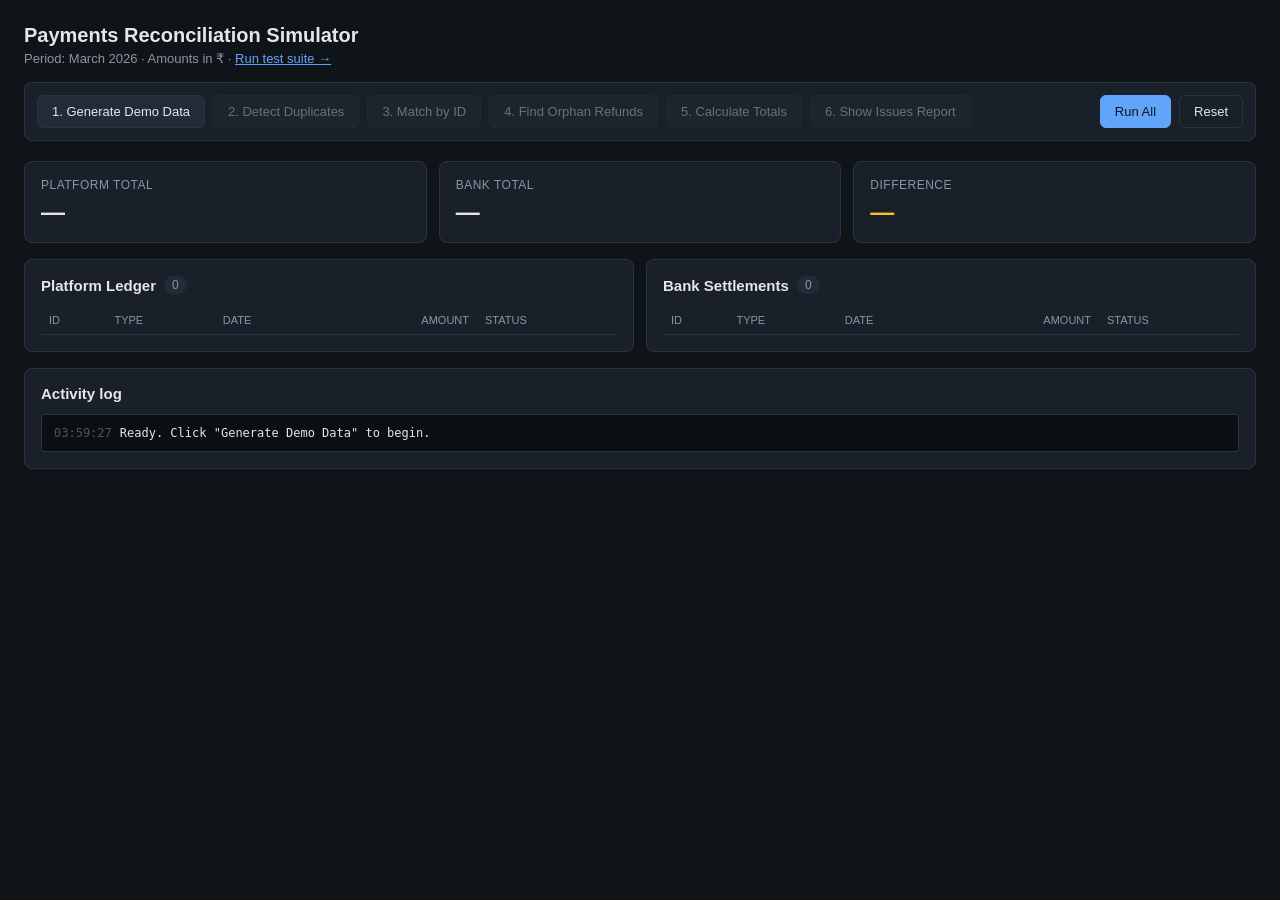
<file: index.html>
<!DOCTYPE html>
<html lang="en">
<head>
  <meta charset="UTF-8" />
  <title>Payments Reconciliation Simulator</title>
  <link rel="stylesheet" href="styles.css" />
</head>
<body>
  <header>
    <h1>Payments Reconciliation Simulator</h1>
    <div class="period">Period: March 2026 · Amounts in ₹ · <a href="tests.html" style="color:#60a5fa">Run test suite →</a></div>
  </header>

  <section class="controls">
    <button id="btnGenerate">1. Generate Demo Data</button>
    <button id="btnDuplicates" disabled>2. Detect Duplicates</button>
    <button id="btnMatch" disabled>3. Match by ID</button>
    <button id="btnOrphans" disabled>4. Find Orphan Refunds</button>
    <button id="btnTotals" disabled>5. Calculate Totals</button>
    <button id="btnIssues" disabled>6. Show Issues Report</button>
    <span class="spacer"></span>
    <button id="btnRunAll" class="primary">Run All</button>
    <button id="btnReset" class="ghost">Reset</button>
  </section>

  <section class="totals">
    <div class="card">
      <div class="label">Platform total</div>
      <div class="value" id="platformTotal">—</div>
    </div>
    <div class="card">
      <div class="label">Bank total</div>
      <div class="value" id="bankTotal">—</div>
    </div>
    <div class="card diff">
      <div class="label">Difference</div>
      <div class="value" id="diffTotal">—</div>
    </div>
  </section>

  <section class="issues-panel" id="issuesPanel" hidden>
    <h2>Issues detected</h2>
    <div id="issuesList"></div>
  </section>

  <section class="data-columns">
    <div class="panel">
      <h2>
        Platform Ledger
        <span class="count" id="platformCount">0</span>
      </h2>
      <table class="txn-table">
        <thead>
          <tr>
            <th>ID</th><th>Type</th><th>Date</th>
            <th class="amount">Amount</th><th>Status</th>
          </tr>
        </thead>
        <tbody id="platformTableBody"></tbody>
      </table>
    </div>

    <div class="panel">
      <h2>
        Bank Settlements
        <span class="count" id="bankCount">0</span>
      </h2>
      <table class="txn-table">
        <thead>
          <tr>
            <th>ID</th><th>Type</th><th>Date</th>
            <th class="amount">Amount</th><th>Status</th>
          </tr>
        </thead>
        <tbody id="bankTableBody"></tbody>
      </table>
    </div>
  </section>

  <section class="log-panel">
    <h2>Activity log</h2>
    <div id="activityLog" class="log"></div>
  </section>

  <script src="data.js"></script>
  <script src="reconcile.js"></script>
  <script src="ui.js"></script>
  <script src="app.js"></script>
</body>
</html>
</file>
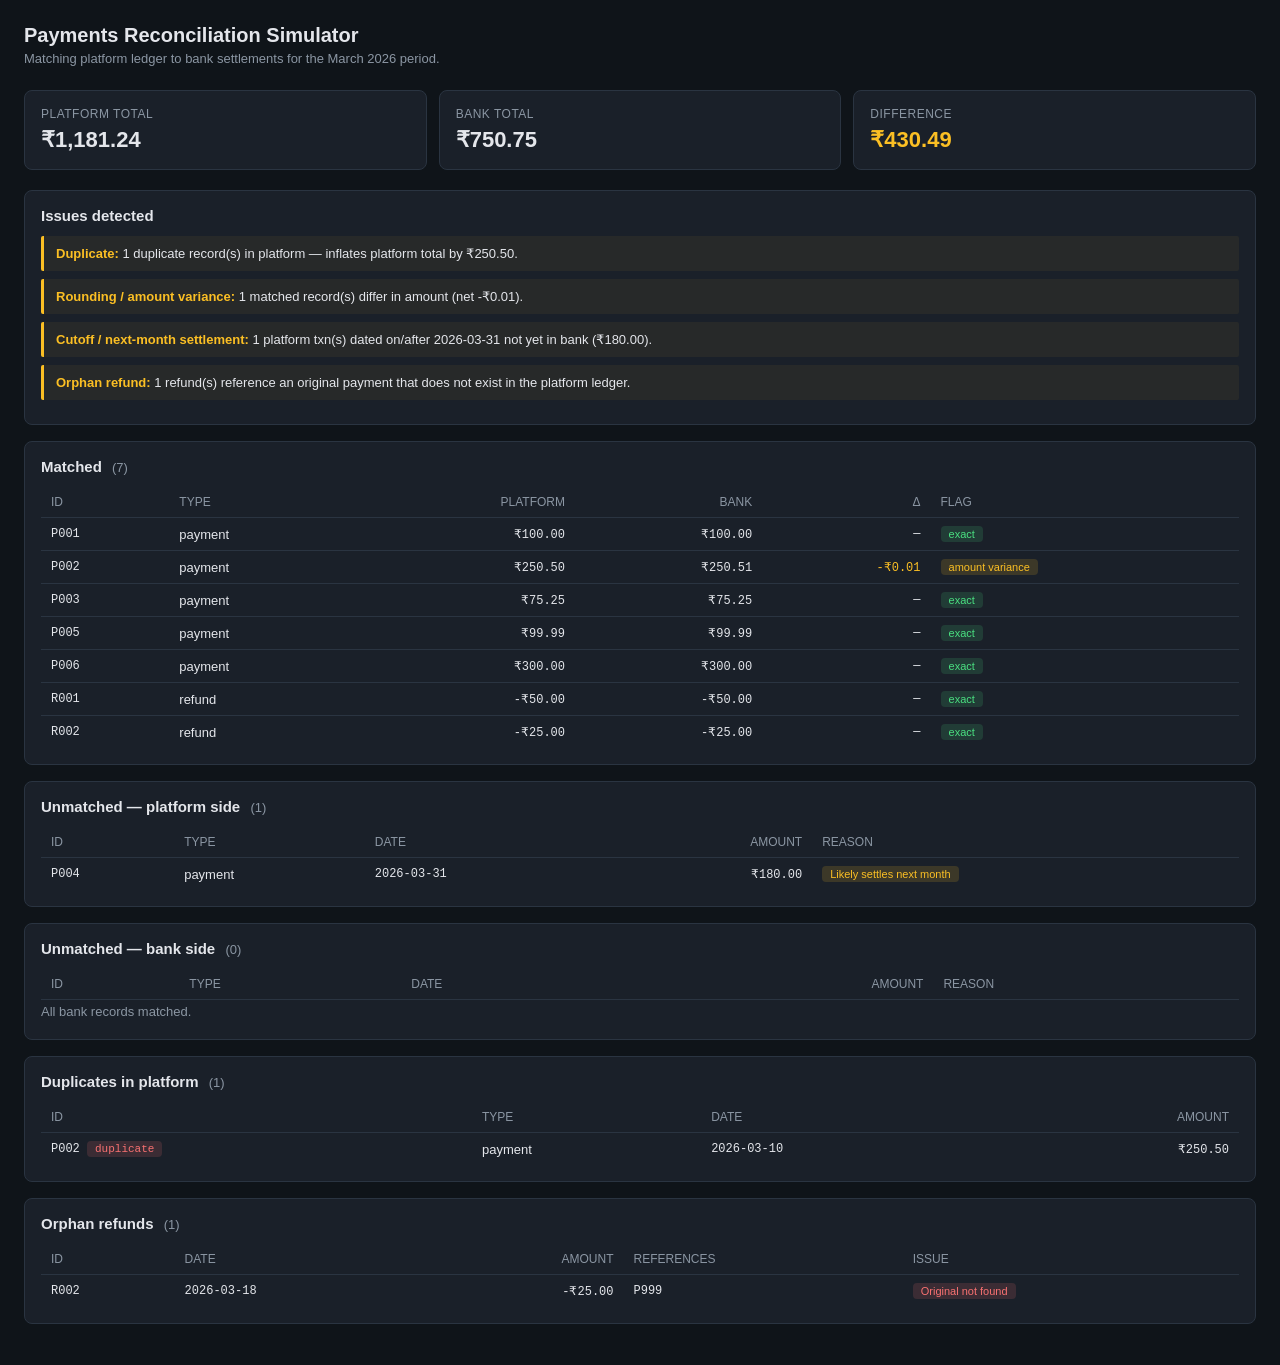
<file: reconciliation.html>
<!DOCTYPE html>
<html lang="en">
<head>
<meta charset="UTF-8" />
<title>Payments Reconciliation Simulator</title>
<style>
  :root {
    --bg: #0f1419;
    --panel: #1a2029;
    --border: #2a3441;
    --text: #e4e6eb;
    --muted: #8b96a3;
    --ok: #4ade80;
    --warn: #fbbf24;
    --bad: #f87171;
    --accent: #60a5fa;
  }
  * { box-sizing: border-box; }
  body {
    margin: 0;
    font-family: -apple-system, BlinkMacSystemFont, "Segoe UI", sans-serif;
    background: var(--bg);
    color: var(--text);
    padding: 24px;
  }
  h1 { margin: 0 0 4px 0; font-size: 20px; }
  .sub { color: var(--muted); margin-bottom: 24px; font-size: 13px; }
  .grid-totals {
    display: grid;
    grid-template-columns: repeat(3, 1fr);
    gap: 12px;
    margin-bottom: 20px;
  }
  .card {
    background: var(--panel);
    border: 1px solid var(--border);
    border-radius: 8px;
    padding: 16px;
  }
  .card .label { font-size: 12px; color: var(--muted); text-transform: uppercase; letter-spacing: 0.5px; }
  .card .value { font-size: 22px; font-weight: 600; margin-top: 6px; }
  .card.diff .value { color: var(--warn); }
  .section {
    background: var(--panel);
    border: 1px solid var(--border);
    border-radius: 8px;
    padding: 16px;
    margin-bottom: 16px;
  }
  .section h2 { margin: 0 0 12px 0; font-size: 15px; }
  .section h2 .count {
    color: var(--muted);
    font-weight: 400;
    font-size: 13px;
    margin-left: 6px;
  }
  table {
    width: 100%;
    border-collapse: collapse;
    font-size: 13px;
  }
  th, td {
    text-align: left;
    padding: 8px 10px;
    border-bottom: 1px solid var(--border);
  }
  th { color: var(--muted); font-weight: 500; font-size: 12px; text-transform: uppercase; }
  tr:last-child td { border-bottom: none; }
  .tag {
    display: inline-block;
    padding: 2px 8px;
    border-radius: 4px;
    font-size: 11px;
    font-weight: 500;
  }
  .tag.ok { background: rgba(74, 222, 128, 0.15); color: var(--ok); }
  .tag.warn { background: rgba(251, 191, 36, 0.15); color: var(--warn); }
  .tag.bad { background: rgba(248, 113, 113, 0.15); color: var(--bad); }
  .tag.muted { background: rgba(139, 150, 163, 0.15); color: var(--muted); }
  .issue {
    padding: 10px 12px;
    border-left: 3px solid var(--warn);
    background: rgba(251, 191, 36, 0.06);
    margin-bottom: 8px;
    font-size: 13px;
    border-radius: 2px;
  }
  .issue strong { color: var(--warn); }
  .mono { font-family: ui-monospace, "SF Mono", Consolas, monospace; font-size: 12px; }
  .empty { color: var(--muted); font-size: 13px; padding: 4px 0; }
  .amount { text-align: right; font-variant-numeric: tabular-nums; }
  .delta-cell { color: var(--warn); font-weight: 500; }
</style>
</head>
<body>

<h1>Payments Reconciliation Simulator</h1>
<div class="sub">Matching platform ledger to bank settlements for the March 2026 period.</div>

<div class="grid-totals">
  <div class="card"><div class="label">Platform total</div><div class="value" id="platformTotal">-</div></div>
  <div class="card"><div class="label">Bank total</div><div class="value" id="bankTotal">-</div></div>
  <div class="card diff"><div class="label">Difference</div><div class="value" id="diffTotal">-</div></div>
</div>

<div class="section">
  <h2>Issues detected</h2>
  <div id="issues"></div>
</div>

<div class="section">
  <h2>Matched <span class="count" id="matchedCount"></span></h2>
  <table id="matchedTable">
    <thead>
      <tr>
        <th>ID</th><th>Type</th><th class="amount">Platform</th><th class="amount">Bank</th><th class="amount">Δ</th><th>Flag</th>
      </tr>
    </thead>
    <tbody></tbody>
  </table>
</div>

<div class="section">
  <h2>Unmatched — platform side <span class="count" id="unmatchedPlatformCount"></span></h2>
  <table id="unmatchedPlatformTable">
    <thead><tr><th>ID</th><th>Type</th><th>Date</th><th class="amount">Amount</th><th>Reason</th></tr></thead>
    <tbody></tbody>
  </table>
</div>

<div class="section">
  <h2>Unmatched — bank side <span class="count" id="unmatchedBankCount"></span></h2>
  <table id="unmatchedBankTable">
    <thead><tr><th>ID</th><th>Type</th><th>Date</th><th class="amount">Amount</th><th>Reason</th></tr></thead>
    <tbody></tbody>
  </table>
</div>

<div class="section">
  <h2>Duplicates in platform <span class="count" id="dupeCount"></span></h2>
  <table id="dupeTable">
    <thead><tr><th>ID</th><th>Type</th><th>Date</th><th class="amount">Amount</th></tr></thead>
    <tbody></tbody>
  </table>
</div>

<div class="section">
  <h2>Orphan refunds <span class="count" id="orphanCount"></span></h2>
  <table id="orphanTable">
    <thead><tr><th>ID</th><th>Date</th><th class="amount">Amount</th><th>References</th><th>Issue</th></tr></thead>
    <tbody></tbody>
  </table>
</div>

<script>
// ---- Seed data ----------------------------------------------------------

const platform = [
  { id: 'P001', amount: 100.00, date: '2026-03-05', type: 'payment' },
  { id: 'P002', amount: 250.50, date: '2026-03-10', type: 'payment' },
  { id: 'P003', amount: 75.25,  date: '2026-03-12', type: 'payment' },
  { id: 'P004', amount: 180.00, date: '2026-03-31', type: 'payment' }, // settles in April
  { id: 'P005', amount: 99.99,  date: '2026-03-22', type: 'payment' },
  { id: 'P006', amount: 300.00, date: '2026-03-25', type: 'payment' },
  { id: 'R001', amount: 50.00,  date: '2026-03-15', type: 'refund', refOriginalId: 'P003' },
  { id: 'R002', amount: 25.00,  date: '2026-03-18', type: 'refund', refOriginalId: 'P999' }, // orphan
  { id: 'P002', amount: 250.50, date: '2026-03-10', type: 'payment' }, // duplicate
];

const bank = [
  { id: 'P001', amount: 100.00, date: '2026-03-07', type: 'payment' },
  { id: 'P002', amount: 250.51, date: '2026-03-12', type: 'payment' }, // rounding diff
  { id: 'P003', amount: 75.25,  date: '2026-03-14', type: 'payment' },
  // P004 missing — settles next month
  { id: 'P005', amount: 99.99,  date: '2026-03-24', type: 'payment' },
  { id: 'P006', amount: 300.00, date: '2026-03-27', type: 'payment' },
  { id: 'R001', amount: -50.00, date: '2026-03-17', type: 'refund' },
  { id: 'R002', amount: -25.00, date: '2026-03-20', type: 'refund' },
];

// ---- Helpers ------------------------------------------------------------

const fmt = n => (n < 0 ? '-' : '') + '₹' + Math.abs(n).toLocaleString('en-IN', { minimumFractionDigits: 2, maximumFractionDigits: 2 });
const signed = (row) => row.type === 'refund' && row.amount > 0 ? -row.amount : row.amount;

// ---- Totals -------------------------------------------------------------

const platformTotal = platform.reduce((s, r) => s + signed(r), 0);
const bankTotal = bank.reduce((s, r) => s + r.amount, 0);
const diff = platformTotal - bankTotal;

document.getElementById('platformTotal').textContent = fmt(platformTotal);
document.getElementById('bankTotal').textContent = fmt(bankTotal);
document.getElementById('diffTotal').textContent = fmt(diff);

// ---- Duplicate detection ------------------------------------------------

const seen = new Map();
const duplicates = [];
const platformDeduped = [];
for (const row of platform) {
  if (seen.has(row.id)) {
    duplicates.push(row);
  } else {
    seen.set(row.id, row);
    platformDeduped.push(row);
  }
}

// ---- Matching by id -----------------------------------------------------

const bankById = new Map(bank.map(r => [r.id, r]));
const matched = [];
const unmatchedPlatform = [];

for (const p of platformDeduped) {
  const b = bankById.get(p.id);
  if (b) {
    const pAmt = signed(p);
    const delta = +(pAmt - b.amount).toFixed(2);
    matched.push({ p, b, pAmt, bAmt: b.amount, delta });
    bankById.delete(p.id);
  } else {
    unmatchedPlatform.push(p);
  }
}
const unmatchedBank = Array.from(bankById.values());

// ---- Orphan refunds -----------------------------------------------------

const paymentIds = new Set(platformDeduped.filter(r => r.type === 'payment').map(r => r.id));
const orphanRefunds = platformDeduped.filter(
  r => r.type === 'refund' && !paymentIds.has(r.refOriginalId)
);

// ---- Period classification for unmatched -------------------------------

const PERIOD_END = '2026-03-31';
function classifyUnmatchedPlatform(r) {
  if (r.date > PERIOD_END || r.date === PERIOD_END) return 'Likely settles next month';
  return 'Missing from bank';
}

// ---- Issues summary -----------------------------------------------------

const issues = [];
if (duplicates.length) {
  issues.push(`<strong>Duplicate:</strong> ${duplicates.length} duplicate record(s) in platform — inflates platform total by ${fmt(duplicates.reduce((s,r)=>s+signed(r),0))}.`);
}
const roundingBreaks = matched.filter(m => m.delta !== 0);
if (roundingBreaks.length) {
  const total = roundingBreaks.reduce((s,m)=>s+m.delta,0);
  issues.push(`<strong>Rounding / amount variance:</strong> ${roundingBreaks.length} matched record(s) differ in amount (net ${fmt(total)}).`);
}
const nextMonth = unmatchedPlatform.filter(r => r.date >= PERIOD_END);
if (nextMonth.length) {
  issues.push(`<strong>Cutoff / next-month settlement:</strong> ${nextMonth.length} platform txn(s) dated on/after ${PERIOD_END} not yet in bank (${fmt(nextMonth.reduce((s,r)=>s+signed(r),0))}).`);
}
if (orphanRefunds.length) {
  issues.push(`<strong>Orphan refund:</strong> ${orphanRefunds.length} refund(s) reference an original payment that does not exist in the platform ledger.`);
}
if (unmatchedBank.length) {
  issues.push(`<strong>Bank-only:</strong> ${unmatchedBank.length} bank record(s) have no platform counterpart.`);
}

document.getElementById('issues').innerHTML = issues.length
  ? issues.map(i => `<div class="issue">${i}</div>`).join('')
  : '<div class="empty">No issues detected.</div>';

// ---- Render tables ------------------------------------------------------

function renderRows(tbodySel, rows, emptyMsg, rowFn) {
  const tbody = document.querySelector(tbodySel + ' tbody');
  if (!rows.length) {
    tbody.innerHTML = `<tr><td colspan="6" class="empty">${emptyMsg}</td></tr>`;
    return;
  }
  tbody.innerHTML = rows.map(rowFn).join('');
}

document.getElementById('matchedCount').textContent = `(${matched.length})`;
renderRows('#matchedTable', matched, 'No matches.', m => {
  const flag = m.delta === 0
    ? '<span class="tag ok">exact</span>'
    : '<span class="tag warn">amount variance</span>';
  return `<tr>
    <td class="mono">${m.p.id}</td>
    <td>${m.p.type}</td>
    <td class="amount mono">${fmt(m.pAmt)}</td>
    <td class="amount mono">${fmt(m.bAmt)}</td>
    <td class="amount mono ${m.delta !== 0 ? 'delta-cell' : ''}">${m.delta === 0 ? '—' : fmt(m.delta)}</td>
    <td>${flag}</td>
  </tr>`;
});

document.getElementById('unmatchedPlatformCount').textContent = `(${unmatchedPlatform.length})`;
renderRows('#unmatchedPlatformTable', unmatchedPlatform, 'All platform records matched.', r => `<tr>
  <td class="mono">${r.id}</td>
  <td>${r.type}</td>
  <td class="mono">${r.date}</td>
  <td class="amount mono">${fmt(signed(r))}</td>
  <td><span class="tag warn">${classifyUnmatchedPlatform(r)}</span></td>
</tr>`);

document.getElementById('unmatchedBankCount').textContent = `(${unmatchedBank.length})`;
renderRows('#unmatchedBankTable', unmatchedBank, 'All bank records matched.', r => `<tr>
  <td class="mono">${r.id}</td>
  <td>${r.type}</td>
  <td class="mono">${r.date}</td>
  <td class="amount mono">${fmt(r.amount)}</td>
  <td><span class="tag bad">No platform record</span></td>
</tr>`);

document.getElementById('dupeCount').textContent = `(${duplicates.length})`;
renderRows('#dupeTable', duplicates, 'No duplicates.', r => `<tr>
  <td class="mono">${r.id} <span class="tag bad">duplicate</span></td>
  <td>${r.type}</td>
  <td class="mono">${r.date}</td>
  <td class="amount mono">${fmt(signed(r))}</td>
</tr>`);

document.getElementById('orphanCount').textContent = `(${orphanRefunds.length})`;
renderRows('#orphanTable', orphanRefunds, 'No orphan refunds.', r => `<tr>
  <td class="mono">${r.id}</td>
  <td class="mono">${r.date}</td>
  <td class="amount mono">${fmt(-r.amount)}</td>
  <td class="mono">${r.refOriginalId}</td>
  <td><span class="tag bad">Original not found</span></td>
</tr>`);
</script>
</body>
</html>
</file>
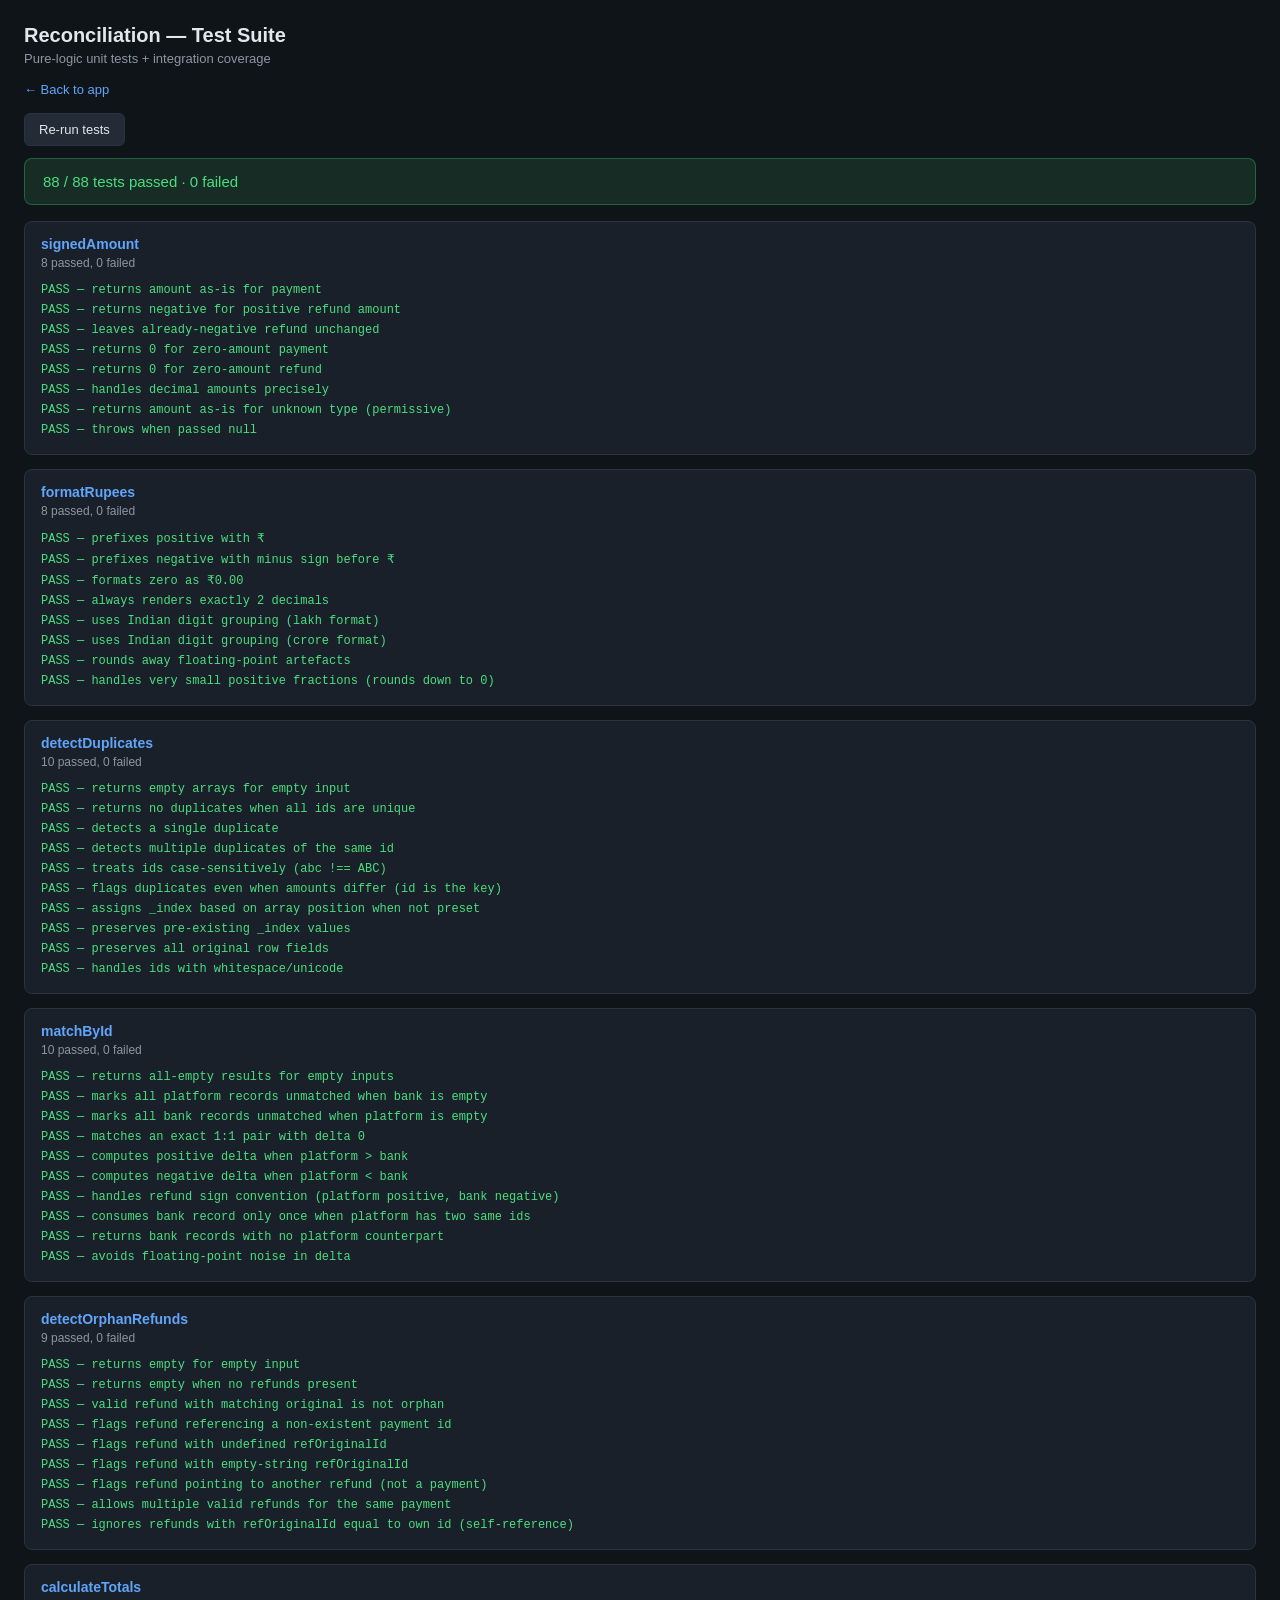
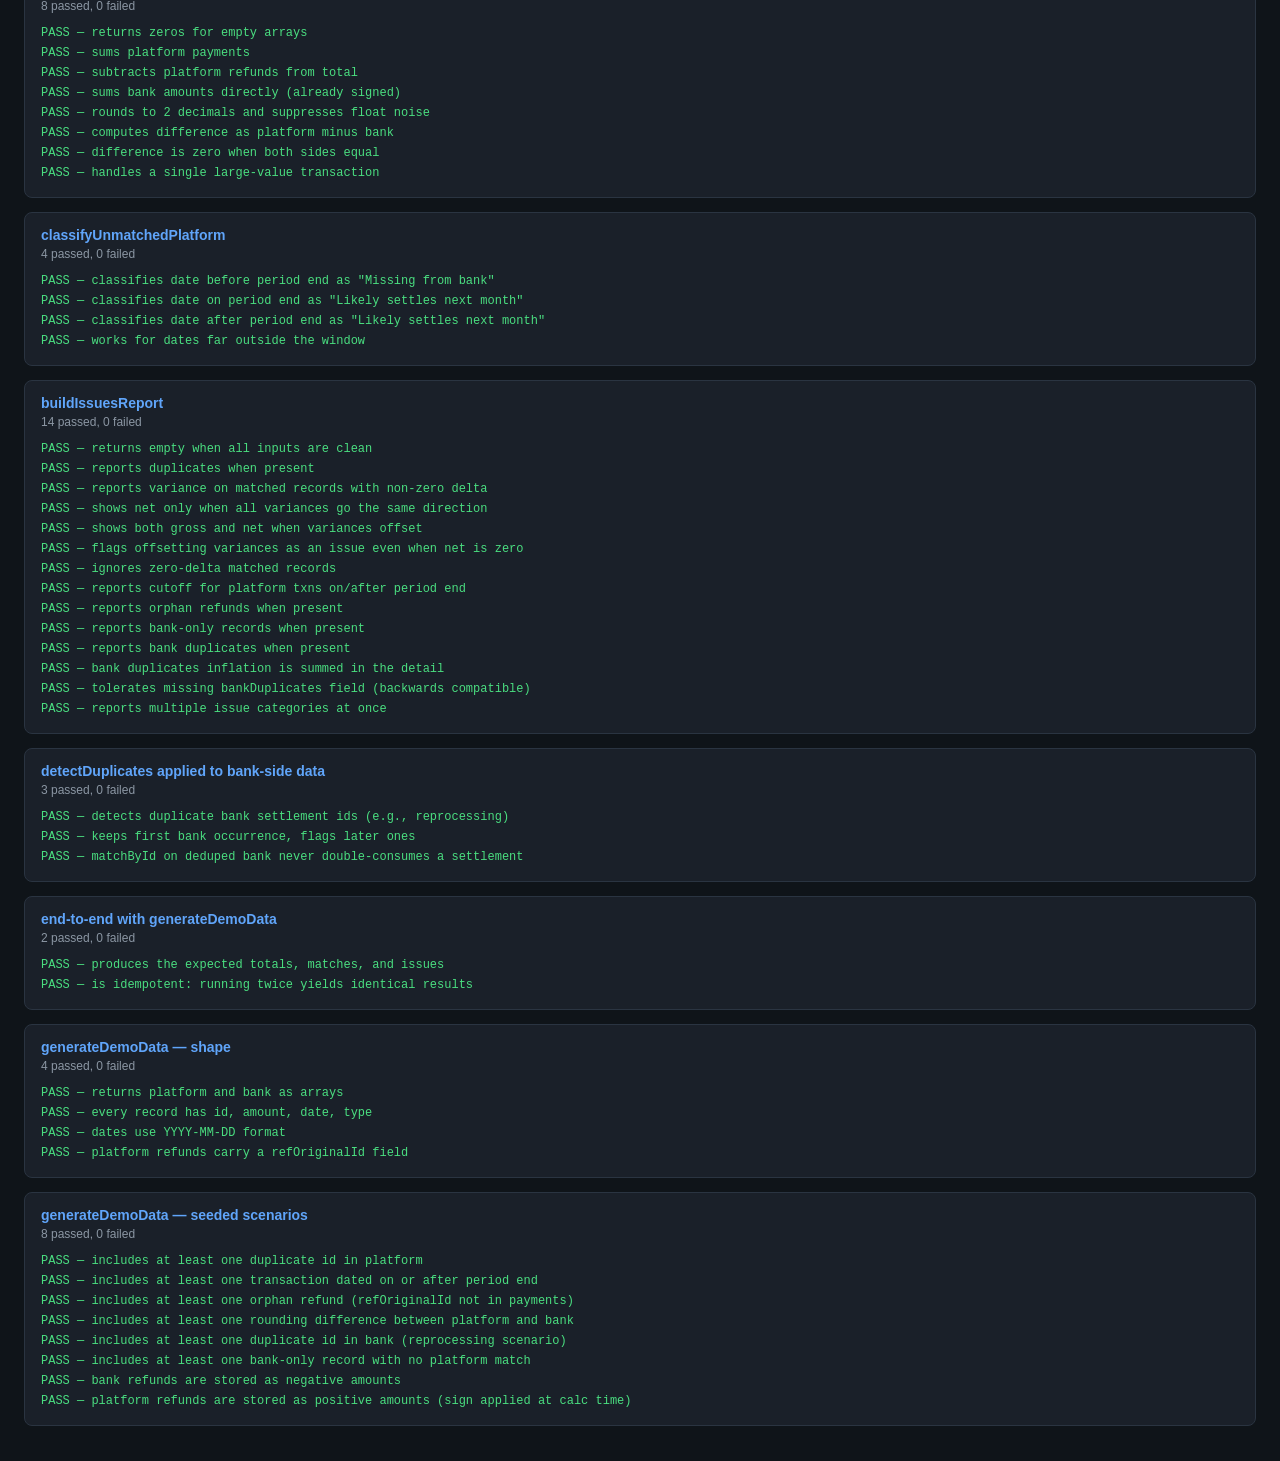
<file: tests.html>
<!DOCTYPE html>
<html lang="en">
<head>
  <meta charset="UTF-8" />
  <title>Reconciliation — Test Suite</title>
  <link rel="stylesheet" href="styles.css" />
  <style>
    .summary {
      padding: 14px 18px;
      border-radius: 8px;
      margin-bottom: 16px;
      font-size: 15px;
      font-weight: 500;
    }
    .summary.pass {
      background: rgba(74, 222, 128, 0.12);
      color: var(--ok);
      border: 1px solid rgba(74, 222, 128, 0.3);
    }
    .summary.fail {
      background: rgba(248, 113, 113, 0.12);
      color: var(--bad);
      border: 1px solid rgba(248, 113, 113, 0.3);
    }
    .suite {
      margin-bottom: 14px;
      padding: 14px 16px;
      background: var(--panel);
      border: 1px solid var(--border);
      border-radius: 8px;
    }
    .suite h3 {
      margin: 0 0 4px 0;
      font-size: 14px;
      color: var(--accent);
    }
    .suite-summary {
      color: var(--muted);
      font-size: 12px;
      margin-bottom: 10px;
    }
    .suite ul {
      list-style: none;
      margin: 0;
      padding: 0;
      font-family: ui-monospace, "SF Mono", Consolas, monospace;
      font-size: 12px;
    }
    .suite li { padding: 3px 0; }
    .suite li.pass { color: var(--ok); }
    .suite li.fail { color: var(--bad); }
    .suite li.fail pre {
      margin: 4px 0 8px 0;
      padding: 8px 12px;
      background: #0b0e13;
      border-left: 2px solid var(--bad);
      font-size: 12px;
      white-space: pre-wrap;
      word-break: break-word;
      color: var(--text);
    }
    .nav {
      margin-bottom: 16px;
      font-size: 13px;
    }
    .nav a {
      color: var(--accent);
      text-decoration: none;
      margin-right: 16px;
    }
    .nav a:hover { text-decoration: underline; }
    .toolbar { margin-bottom: 12px; }
  </style>
</head>
<body>
  <header>
    <h1>Reconciliation — Test Suite</h1>
    <div class="period">Pure-logic unit tests + integration coverage</div>
  </header>

  <div class="nav">
    <a href="index.html">← Back to app</a>
  </div>

  <div class="toolbar">
    <button id="btnRerun">Re-run tests</button>
  </div>

  <div id="testSummary" class="summary">Running…</div>
  <div id="testResults"></div>

  <script src="data.js"></script>
  <script src="reconcile.js"></script>
  <script src="tests/test-runner.js"></script>
  <script src="tests/reconcile.test.js"></script>
  <script src="tests/data.test.js"></script>
  <script>
    TestRunner.run();
    document.getElementById('btnRerun').addEventListener('click', () => TestRunner.run());
  </script>
</body>
</html>
</file>
<file: styles.css>
:root {
  --bg: #0f1419;
  --panel: #1a2029;
  --panel-2: #232b36;
  --border: #2a3441;
  --text: #e4e6eb;
  --muted: #8b96a3;
  --ok: #4ade80;
  --warn: #fbbf24;
  --bad: #f87171;
  --accent: #60a5fa;
  --accent-bg: rgba(96, 165, 250, 0.12);
}

* { box-sizing: border-box; }

body {
  margin: 0;
  font-family: -apple-system, BlinkMacSystemFont, "Segoe UI", sans-serif;
  background: var(--bg);
  color: var(--text);
  padding: 24px;
  font-size: 14px;
}

header { margin-bottom: 16px; }
header h1 { margin: 0 0 4px 0; font-size: 20px; }
header .period { color: var(--muted); font-size: 13px; }

.controls {
  display: flex;
  gap: 8px;
  align-items: center;
  flex-wrap: wrap;
  padding: 12px;
  margin-bottom: 20px;
  background: var(--panel);
  border: 1px solid var(--border);
  border-radius: 8px;
}
.controls .spacer { flex: 1; }

button {
  background: var(--panel-2);
  color: var(--text);
  border: 1px solid var(--border);
  padding: 8px 14px;
  border-radius: 6px;
  font-size: 13px;
  cursor: pointer;
  transition: all 0.15s ease;
}
button:hover:not(:disabled) {
  background: var(--accent-bg);
  border-color: var(--accent);
}
button:disabled { opacity: 0.4; cursor: not-allowed; }
button.primary {
  background: var(--accent);
  color: #0f1419;
  border-color: var(--accent);
  font-weight: 500;
}
button.primary:hover:not(:disabled) { background: #7bb4ff; }
button.ghost { background: transparent; }

.totals {
  display: grid;
  grid-template-columns: repeat(3, 1fr);
  gap: 12px;
  margin-bottom: 16px;
}
.card {
  background: var(--panel);
  border: 1px solid var(--border);
  border-radius: 8px;
  padding: 16px;
}
.card .label {
  font-size: 12px;
  color: var(--muted);
  text-transform: uppercase;
  letter-spacing: 0.5px;
}
.card .value {
  font-size: 24px;
  font-weight: 600;
  margin-top: 6px;
  font-variant-numeric: tabular-nums;
}
.card.diff .value { color: var(--warn); }
.card.updated { animation: pop 0.4s ease; }
@keyframes pop {
  0% { transform: scale(1); }
  50% { transform: scale(1.03); }
  100% { transform: scale(1); }
}

.issues-panel {
  background: var(--panel);
  border: 1px solid var(--border);
  border-radius: 8px;
  padding: 16px;
  margin-bottom: 16px;
}
.issues-panel h2 { margin: 0 0 12px 0; font-size: 15px; }
.issue {
  padding: 10px 12px;
  border-left: 3px solid var(--warn);
  background: rgba(251, 191, 36, 0.06);
  margin-bottom: 8px;
  border-radius: 2px;
  animation: slide-in 0.4s ease;
}
.issue strong { color: var(--warn); }

.data-columns {
  display: grid;
  grid-template-columns: 1fr 1fr;
  gap: 12px;
  margin-bottom: 16px;
}
.panel {
  background: var(--panel);
  border: 1px solid var(--border);
  border-radius: 8px;
  padding: 16px;
}
.panel h2 {
  margin: 0 0 12px 0;
  font-size: 15px;
  display: flex;
  align-items: center;
  gap: 8px;
}
.panel h2 .count {
  font-size: 12px;
  color: var(--muted);
  background: var(--panel-2);
  padding: 2px 8px;
  border-radius: 10px;
  font-weight: 400;
}

.txn-table {
  width: 100%;
  border-collapse: collapse;
  font-size: 13px;
}
.txn-table th {
  text-align: left;
  padding: 8px;
  color: var(--muted);
  font-weight: 500;
  font-size: 11px;
  text-transform: uppercase;
  border-bottom: 1px solid var(--border);
}
.txn-table td {
  padding: 8px;
  border-bottom: 1px solid var(--border);
  font-variant-numeric: tabular-nums;
}
.txn-table tr:last-child td { border-bottom: none; }
.txn-table td.amount, .txn-table th.amount { text-align: right; }
.txn-table tr { transition: background 0.2s ease; }
.txn-table tr.appearing { animation: slide-in 0.3s ease; }
.txn-table tr.status-matched { background: rgba(74, 222, 128, 0.06); }
.txn-table tr.status-unmatched { background: rgba(248, 113, 113, 0.06); }
.txn-table tr.status-duplicate { background: rgba(248, 113, 113, 0.1); }
.txn-table tr.status-orphan { background: rgba(251, 191, 36, 0.08); }
.txn-table tr.active {
  outline: 2px solid var(--accent);
  outline-offset: -2px;
}

@keyframes slide-in {
  from { opacity: 0; transform: translateY(-4px); }
  to { opacity: 1; transform: translateY(0); }
}

.mono { font-family: ui-monospace, "SF Mono", Consolas, monospace; }

.tag {
  display: inline-block;
  padding: 2px 8px;
  border-radius: 4px;
  font-size: 11px;
  font-weight: 500;
}
.tag.ok { background: rgba(74, 222, 128, 0.15); color: var(--ok); }
.tag.warn { background: rgba(251, 191, 36, 0.15); color: var(--warn); }
.tag.bad { background: rgba(248, 113, 113, 0.15); color: var(--bad); }
.tag.muted { background: rgba(139, 150, 163, 0.15); color: var(--muted); }

.log-panel {
  background: var(--panel);
  border: 1px solid var(--border);
  border-radius: 8px;
  padding: 16px;
}
.log-panel h2 { margin: 0 0 12px 0; font-size: 15px; }
.log {
  max-height: 240px;
  overflow-y: auto;
  font-family: ui-monospace, "SF Mono", Consolas, monospace;
  font-size: 12px;
  background: #0b0e13;
  border: 1px solid var(--border);
  border-radius: 4px;
  padding: 8px 12px;
}
.log-entry { padding: 3px 0; color: var(--muted); animation: slide-in 0.2s ease; }
.log-entry .ts { color: #4b5563; margin-right: 8px; }
.log-entry.info .msg { color: var(--text); }
.log-entry.ok .msg { color: var(--ok); }
.log-entry.warn .msg { color: var(--warn); }
.log-entry.bad .msg { color: var(--bad); }

@media (max-width: 900px) {
  .data-columns { grid-template-columns: 1fr; }
  .totals { grid-template-columns: 1fr; }
}
</file>
